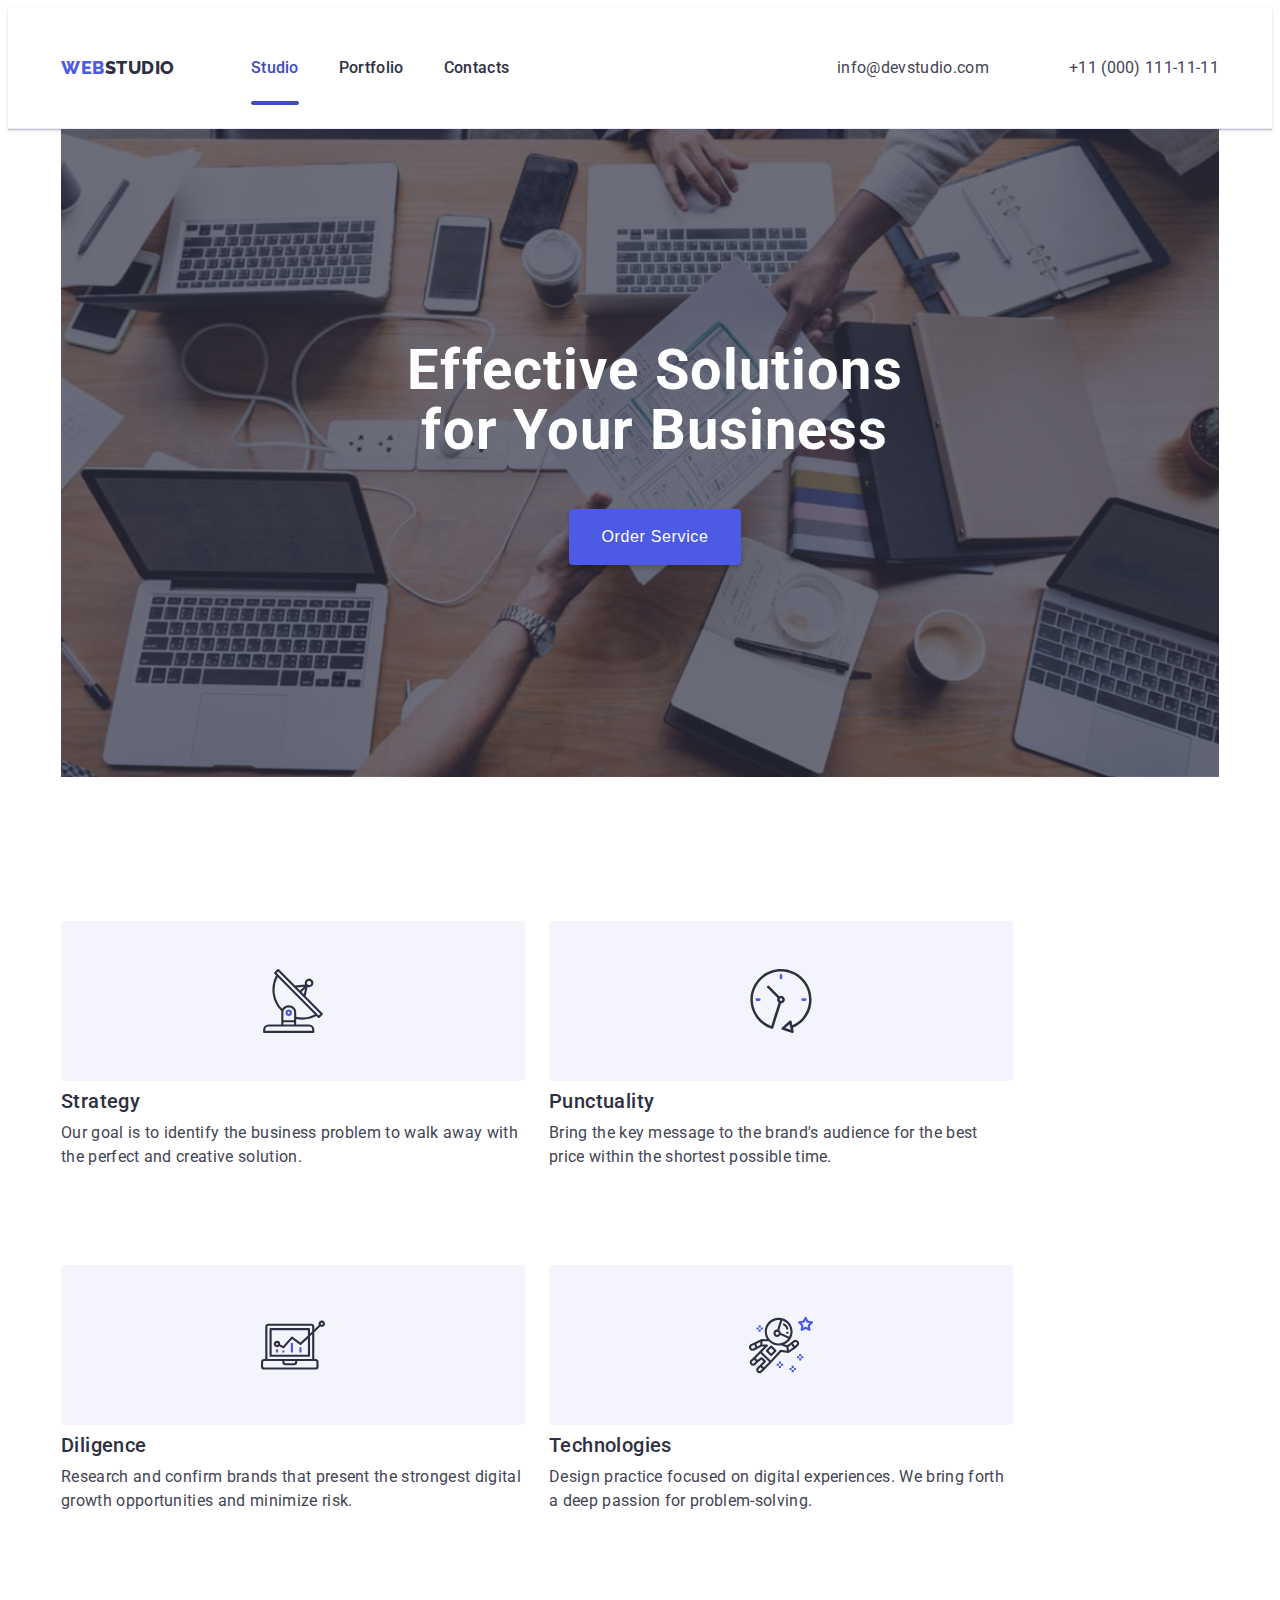
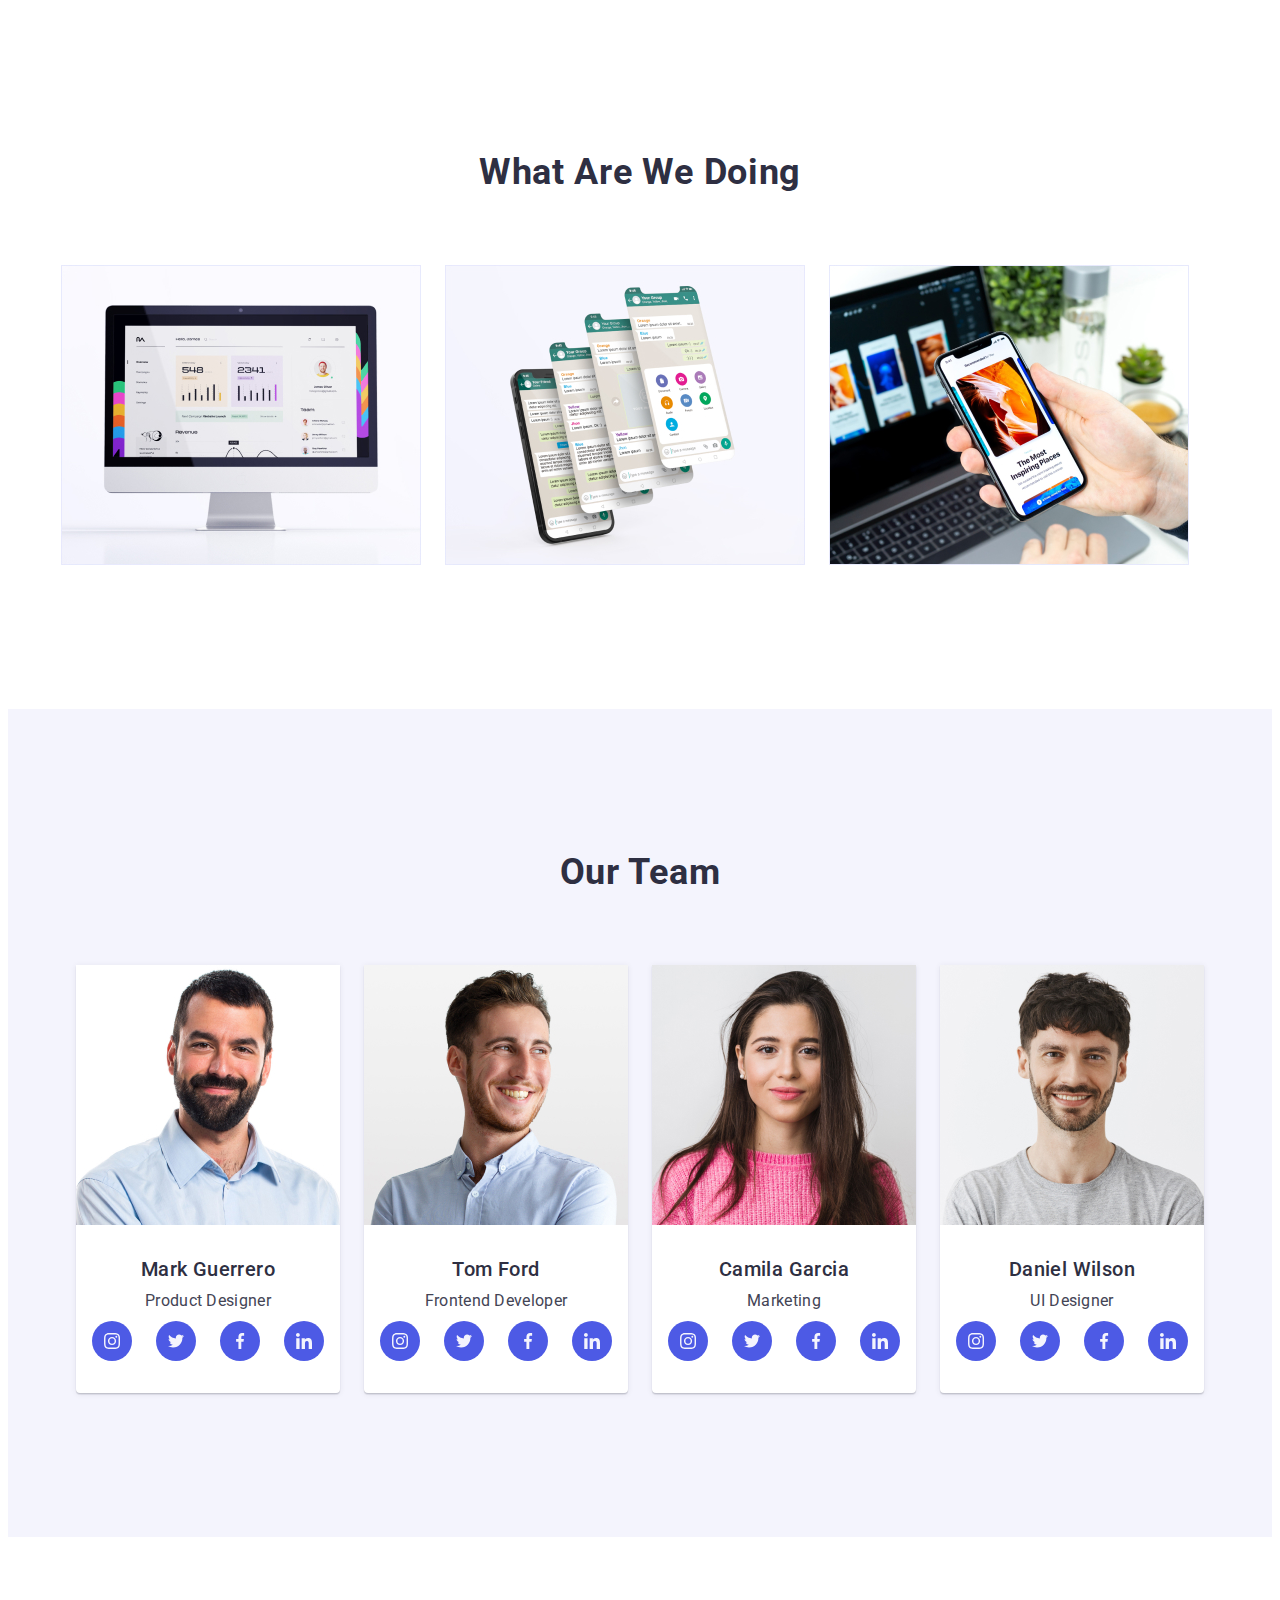
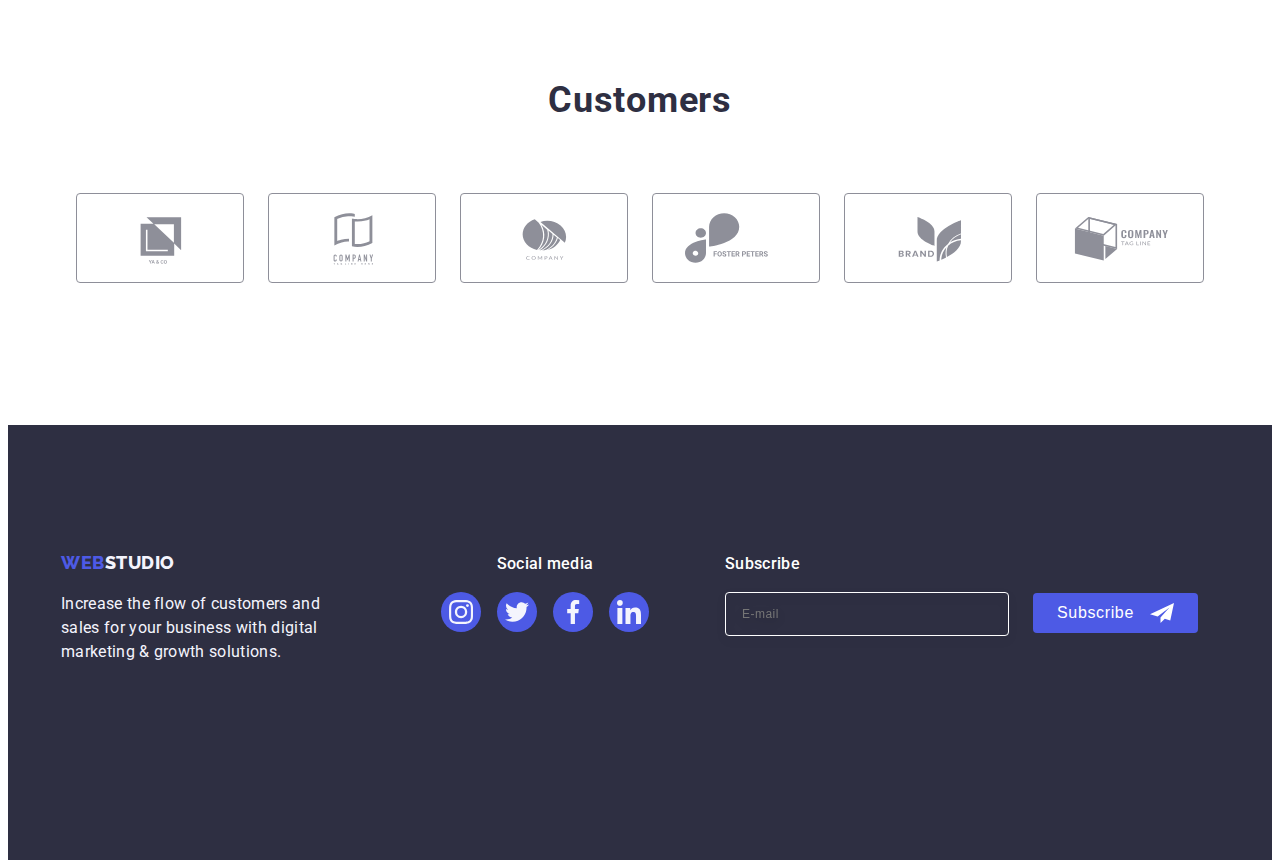
<file: index.html>
<!DOCTYPE html>
<html lang="en">
  <head>
    <meta charset="UTF-8" />
    <meta http-equiv="X-UA-Compatible" content="IE=edge" />
    <meta name="viewport" content="width=device-width, initial-scale=1.0" />
    <title>WebStudio</title>
    <link rel="preconnect" href="https://fonts.googleapis.com" />
    <link rel="preconnect" href="https://fonts.gstatic.com" crossorigin />
    <link
      href="https://fonts.googleapis.com/css2?family=Raleway:wght@800&family=Roboto:wght@400;500;700;900&display=swap"
      rel="stylesheet"
    />
    <link
      rel="stylesheet"
      href="https://cdnjs.cloudflare.com/ajax/libs/modern-normalize/2.0.0/modern-normalize.min.css"
      integrity="sha512-4xo8blKMVCiXpTaLzQSLSw3KFOVPWhm/TRtuPVc4WG6kUgjH6J03IBuG7JZPkcWMxJ5huwaBpOpnwYElP/m6wg=="
      crossorigin="anonymous"
      referrerpolicy="no-referrer"
    />
    <link rel="stylesheet" href="./css/reset.css" />
    <link rel="stylesheet" href="./css/mobile.css" />
    <link rel="stylesheet" href="./css/tablet.css" />
    <link rel="stylesheet" href="./css/desktop.css" />
    <link rel="stylesheet" href="./css/vars.css" />
    <link rel="stylesheet" href="./css/styles.css" />
  </head>
  <body>
    <!-- Header -->
    <header class="header-page">
      <div class="header-container container">
        <nav class="header-nav">
          <a class="logo-first-part-header link" href="./index.html"
            >Web<span class="logo-second-part-header">Studio</span></a
          >
          <ul class="header-menu list">
            <li class="header-menu-item">
              <a class="header-menu-link menu-link-active" href="./index.html"
                >Studio</a
              >
            </li>
            <li class="header-menu-item">
              <a class="header-menu-link link" href="./portfolio.html"
                >Portfolio</a
              >
            </li>
            <li class="header-menu-item">
              <a class="header-menu-link link" href="">Contacts</a>
            </li>
          </ul>
        </nav>
        <address class="address-nav">
          <ul class="address-list list">
            <li class="address-item">
              <a class="address-link link" href="mailto:info@devstudio.com"
                >info@devstudio.com</a
              >
            </li>
            <li class="address-item">
              <a class="address-link link" href="tel:+110001111111"
                >+11 (000) 111-11-11</a
              >
            </li>
          </ul>
        </address>
        <button class="header-btn" type="button" data-menu-open>
          <svg class="header-icon" width="32" height="22">
            <use href="./images/icons.svg#vector"></use>
          </svg>
        </button>
      </div>
    </header>
    <main>
      <!-- Hero -->
      <section class="hero-section">
        <div class="hero container">
          <h1 class="hero-title">Effective Solutions for Your Business</h1>
          <button class="order-button" type="button" data-modal-open>
            Order Service
          </button>
        </div>
      </section>
      <!--Our goals-->
      <section class="section-goals">
        <div class="container goals-container">
          <h2 class="visually-hidden"></h2>
          <ul class="goals-list list">
            <li class="goals-item">
              <div class="icon-goals">
                <svg class="icons" width="64" height="64">
                  <use href="./images/icons.svg#antenna"></use>
                </svg>
              </div>
              <h3 class="goals-title">Strategy</h3>
              <p class="goals-description">
                Our goal is to identify the business problem to walk away with
                the perfect and creative solution.
              </p>
            </li>
            <li class="goals-item">
              <div class="icon-goals">
                <svg class="icons" width="64" height="64">
                  <use href="./images/icons.svg#clock"></use>
                </svg>
              </div>
              <h3 class="goals-title">Punctuality</h3>
              <p class="goals-description">
                Bring the key message to the brand's audience for the best price
                within the shortest possible time.
              </p>
            </li>
            <li class="goals-item">
              <div class="icon-goals">
                <svg class="icons" width="64" height="64">
                  <use href="./images/icons.svg#diagram"></use>
                </svg>
              </div>
              <h3 class="goals-title">Diligence</h3>
              <p class="goals-description">
                Research and confirm brands that present the strongest digital
                growth opportunities and minimize risk.
              </p>
            </li>
            <li class="goals-item">
              <div class="icon-goals">
                <svg class="icons" width="64" height="64">
                  <use href="./images/icons.svg#astronaut"></use>
                </svg>
              </div>
              <h3 class="goals-title">Technologies</h3>
              <p class="goals-description">
                Design practice focused on digital experiences. We bring forth a
                deep passion for problem-solving.
              </p>
            </li>
          </ul>
        </div>
      </section>
      <!--Our Services-->
      <section class="services">
        <div class="container">
          <h2 class="services-title">What are we doing</h2>
          <ul class="services-list list">
            <li class="services-item">
              <img
                class="services-img list"
                src="./images/section2/section2_1.jpg"
                alt="web design"
                width="360"
                height="300"
              />
            </li>
            <li class="services-item">
              <img
                class="services-img list"
                src="./images/section2/section2_2.jpg"
                alt="design for applications"
                width="360"
                height="300"
              />
            </li>
            <li class="services-item">
              <img
                class="services-img list"
                src="./images/section2/section2_3.jpg"
                alt="web design for mobile phones"
                width="360"
                height="300"
              />
            </li>
          </ul>
        </div>
      </section>
      <!--Our Team-->
      <section class="team">
        <div class="container">
          <h2 class="team-title">Our Team</h2>
          <ul class="team-list list">
            <li class="team-item">
              <img
                class="team-photo"
                src="./images/section3/mark-guerrero.jpg"
                alt="Mark Guerrero"
                width="264"
                height="260"
              />
              <div class="employee">
                <h3 class="team-name">Mark Guerrero</h3>
                <p class="team-position">Product Designer</p>
                <ul class="social-list list">
                  <li class="social-item">
                    <a
                      class="social-link"
                      href="https://www.instagram.com/"
                      target="_blank"
                      rel="noopener no-referrer"
                      aria-label="Instagram icon"
                    >
                      <svg class="social-icons" width="16" height="16">
                        <use href="./images/icons.svg#instagram"></use>
                      </svg>
                    </a>
                  </li>
                  <li class="social-item">
                    <a
                      class="social-link"
                      href="https://twitter.com/"
                      target="_blank"
                      rel="noopener no-referrer"
                      aria-label="Instagram icon"
                    >
                      <svg class="social-icons" width="16" height="16">
                        <use href="./images/icons.svg#twitter"></use>
                      </svg>
                    </a>
                  </li>
                  <li class="social-item">
                    <a
                      class="social-link"
                      href="https://facebook.com"
                      target="_blank"
                      rel="noopener no-referrer"
                      aria-label="Instagram icon"
                    >
                      <svg class="social-icons" width="16" height="16">
                        <use href="./images/icons.svg#facebook"></use>
                      </svg>
                    </a>
                  </li>
                  <li class="social-item">
                    <a
                      class="social-link"
                      href="https://linkedin.com"
                      target="_blank"
                      rel="noopener no-referrer"
                      aria-label="Instagram icon"
                    >
                      <svg class="social-icons" width="16" height="16">
                        <use href="./images/icons.svg#linkedin"></use>
                      </svg>
                    </a>
                  </li>
                </ul>
              </div>
            </li>
            <li class="team-item">
              <img
                class="team-photo"
                src="./images/section3/tom-ford.jpg"
                alt="Tom Ford"
                width="264"
                height="260"
              />
              <div class="employee">
                <h3 class="team-name">Tom Ford</h3>
                <p class="team-position">Frontend Developer</p>
                <ul class="social-list list">
                  <li class="social-item">
                    <a
                      class="social-link"
                      href="https://www.instagram.com/"
                      target="_blank"
                      rel="noopener no-referrer"
                      aria-label="Instagram icon"
                    >
                      <svg class="social-icons" width="16" height="16">
                        <use href="./images/icons.svg#instagram"></use>
                      </svg>
                    </a>
                  </li>
                  <li class="social-item">
                    <a
                      class="social-link"
                      href="https://twitter.com/"
                      target="_blank"
                      rel="noopener no-referrer"
                      aria-label="Instagram icon"
                    >
                      <svg class="social-icons" width="16" height="16">
                        <use href="./images/icons.svg#twitter"></use>
                      </svg>
                    </a>
                  </li>
                  <li class="social-item">
                    <a
                      class="social-link"
                      href="https://facebook.com"
                      target="_blank"
                      rel="noopener no-referrer"
                      aria-label="Instagram icon"
                    >
                      <svg class="social-icons" width="16" height="16">
                        <use href="./images/icons.svg#facebook"></use>
                      </svg>
                    </a>
                  </li>
                  <li class="social-item">
                    <a
                      class="social-link"
                      href="https://linkedin.com"
                      target="_blank"
                      rel="noopener no-referrer"
                      aria-label="Instagram icon"
                    >
                      <svg class="social-icons" width="16" height="1x">
                        <use href="./images/icons.svg#linkedin"></use>
                      </svg>
                    </a>
                  </li>
                </ul>
              </div>
            </li>
            <li class="team-item">
              <img
                class="team-photo"
                src="./images/section3/camila-garcia.jpg"
                alt="Camila Garcia"
                width="264"
                height="260"
              />
              <div class="employee">
                <h3 class="team-name">Camila Garcia</h3>
                <p class="team-position">Marketing</p>
                <ul class="social-list list">
                  <li class="social-item">
                    <a
                      class="social-link"
                      href="https://www.instagram.com/"
                      target="_blank"
                      rel="noopener no-referrer"
                      aria-label="Instagram icon"
                    >
                      <svg class="social-icons" width="16" height="16">
                        <use href="./images/icons.svg#instagram"></use>
                      </svg>
                    </a>
                  </li>
                  <li class="social-item">
                    <a
                      class="social-link"
                      href="https://twitter.com/"
                      target="_blank"
                      rel="noopener no-referrer"
                      aria-label="Twitter icon"
                    >
                      <svg class="social-icons" width="16" height="16">
                        <use href="./images/icons.svg#twitter"></use>
                      </svg>
                    </a>
                  </li>
                  <li class="social-item">
                    <a
                      class="social-link"
                      href="https://facebook.com"
                      target="_blank"
                      rel="noopener no-referrer"
                      aria-label="Facebook icon"
                    >
                      <svg class="social-icons" width="16" height="16">
                        <use href="./images/icons.svg#facebook"></use>
                      </svg>
                    </a>
                  </li>
                  <li class="social-item">
                    <a
                      class="social-link"
                      href="https://linkedin.com"
                      target="_blank"
                      rel="noopener no-referrer"
                      aria-label="Linkedin icon"
                    >
                      <svg class="social-icons" width="16" height="16">
                        <use href="./images/icons.svg#linkedin"></use>
                      </svg>
                    </a>
                  </li>
                </ul>
              </div>
            </li>
            <li class="team-item">
              <img
                class="team-photo"
                src="./images/section3/daniel-wilson.jpg"
                alt="Daniel Wilson"
                width="264"
                height="260"
              />
              <div class="employee">
                <h3 class="team-name">Daniel Wilson</h3>
                <p class="team-position">UI Designer</p>
                <ul class="social-list list">
                  <li class="social-item">
                    <a
                      class="social-link"
                      href="https://www.instagram.com/"
                      target="_blank"
                      rel="noopener no-referrer"
                      aria-label="Instagram icon"
                    >
                      <svg class="social-icons" width="16" height="16">
                        <use href="./images/icons.svg#instagram"></use>
                      </svg>
                    </a>
                  </li>
                  <li class="social-item">
                    <a
                      class="social-link"
                      href="https://twitter.com/"
                      target="_blank"
                      rel="noopener no-referrer"
                      aria-label="Instagram icon"
                    >
                      <svg class="social-icons" width="16" height="16">
                        <use href="./images/icons.svg#twitter"></use>
                      </svg>
                    </a>
                  </li>
                  <li class="social-item">
                    <a
                      class="social-link"
                      href="https://facebook.com"
                      target="_blank"
                      rel="noopener no-referrer"
                      aria-label="Instagram icon"
                    >
                      <svg class="social-icons" width="16" height="16">
                        <use href="./images/icons.svg#facebook"></use>
                      </svg>
                    </a>
                  </li>
                  <li class="social-item">
                    <a
                      class="social-link"
                      href="https://linkedin.com"
                      target="_blank"
                      rel="noopener no-referrer"
                      aria-label="Instagram icon"
                    >
                      <svg class="social-icons" width="16" height="16">
                        <use href="./images/icons.svg#linkedin"></use>
                      </svg>
                    </a>
                  </li>
                </ul>
              </div>
            </li>
          </ul>
        </div>
      </section>
      <!-- Customers -->
      <section class="customers-section">
        <div class="customers container">
          <h2 class="customers-title">Customers</h2>
          <ul class="customers-list list">
            <li class="customers-item">
              <a class="customers-link" href="">
                <svg class="clients mobile" width="104" height="56">
                  <use href="./images/icons.svg#client1"></use>
                </svg>
              </a>
            </li>
            <li class="customers-item">
              <a class="customers-link" href="">
                <svg class="clients mobile" width="104" height="56">
                  <use href="./images/icons.svg#client2"></use>
                </svg>
              </a>
            </li>
            <li class="customers-item">
              <a class="customers-link" href="">
                <svg class="clients mobile" width="104" height="56">
                  <use href="./images/icons.svg#client3"></use>
                </svg>
              </a>
            </li>
            <li class="customers-item">
              <a class="customers-link" href="">
                <svg class="clients mobile" width="104" height="56">
                  <use href="./images/icons.svg#client4"></use>
                </svg>
              </a>
            </li>
            <li class="customers-item">
              <a class="customers-link" href="">
                <svg class="clients mobile" width="104" height="56">
                  <use href="./images/icons.svg#client5"></use>
                </svg>
              </a>
            </li>
            <li class="customers-item">
              <a class="customers-link" href="">
                <svg class="clients mobile" width="104" height="56">
                  <use href="./images/icons.svg#client6"></use>
                </svg>
              </a>
            </li>
          </ul>
        </div>
      </section>
    </main>
    <!-- Footer -->
    <footer class="footer">
      <div class="footer-section container">
        <div class="footer-logo-side">
          <a class="logo-first-part-footer link" href="./index.html"
            >Web<span class="logo-second-part-footer">Studio</span></a
          >
          <p class="footer-description">
            Increase the flow of customers and sales for your business with
            digital marketing & growth solutions.
          </p>
        </div>
        <div class="footer-socials">
          <p class="social-text">Social media</p>
          <ul class="footer-social-list list">
            <li class="social-item">
              <a
                class="footer-social"
                href="https://www.instagram.com/"
                target="_blank"
                rel="noopener no-referrer"
                aria-label="Instagram icon"
              >
                <svg class="social-icons" width="24" height="24">
                  <use href="./images/icons.svg#instagram"></use>
                </svg>
              </a>
            </li>
            <li class="social-item">
              <a
                class="footer-social"
                href="https://twitter.com/"
                target="_blank"
                rel="noopener no-referrer"
                aria-label="Twitter icon"
              >
                <svg class="social-icons" width="24" height="24">
                  <use href="./images/icons.svg#twitter"></use>
                </svg>
              </a>
            </li>
            <li class="social-item">
              <a
                class="footer-social"
                href="https://facebook.com"
                target="_blank"
                rel="noopener no-referrer"
                aria-label="Facebook icon"
              >
                <svg class="social-icons" width="24" height="24">
                  <use href="./images/icons.svg#facebook"></use>
                </svg>
              </a>
            </li>
            <li class="social-item">
              <a
                class="footer-social"
                href="https://linkedin.com"
                target="_blank"
                rel="noopener no-referrer"
                aria-label="Linkedin icon"
              >
                <svg class="social-icons" width="24" height="24">
                  <use href="./images/icons.svg#linkedin"></use>
                </svg>
              </a>
            </li>
          </ul>
        </div>

        <div class="footer-subs">
          <p class="footer-subs-caption">Subscribe</p>
          <form class="footer-subs-form">
            <label class="footer-subs-label" for="email">
              <input
                class="footer-subs-input"
                type="email"
                id="email"
                name="email"
                placeholder="E-mail"
                required
              />
            </label>
            <button type="submit" class="footer-subs-button">
              Subscribe
              <svg class="footer-subs-icon" width="24" height="24">
                <use href="./images/icons.svg#subs-icon"></use>
              </svg>
            </button>
          </form>
        </div>
      </div>
    </footer>

    <div class="backdrop is-hidden" data-modal>
      <div class="modal">
        <button class="close-button" type="button" data-modal-close>
          <svg
            class="close-icon"
            width="8"
            height="8"
            aria-label="Close button"
          >
            <use href="./images/icons.svg#close-button"></use>
          </svg>
        </button>
        <p class="modal-caption">
          Leave your contacts and we will call you back
        </p>
        <form class="modal-form">
          <div class="modal-list">
            <label class="modal-tag" for="user-name">Name</label>
            <div class="modal-form-field">
              <input
                type="text"
                id="user-name"
                name="user-name"
                class="modal-input"
                placeholder="James Din"
                required
              />
              <svg class="modal-form-icon" width="18" height="24">
                <use href="./images/icons.svg#user"></use>
              </svg>
            </div>
          </div>
          <div class="modal-list">
            <label class="modal-tag" for="register_form_tel">Phone</label>
            <div class="modal-form-field">
              <input
                type="tel"
                id="register_form_tel"
                name="egister_form_tel"
                class="modal-input"
                placeholder="+380-(93)-555-55-55"
                required
              />
              <svg class="modal-form-icon" width="18" height="24">
                <use href="./images/icons.svg#phone"></use>
              </svg>
            </div>
          </div>
          <div class="modal-list">
            <label class="modal-tag" for="register_form_email">Email</label>
            <div class="modal-form-field">
              <input
                type="email"
                id="register_form_email"
                name="register_form_email"
                class="modal-input"
                placeholder="info@ukr.net"
                required
              />
              <svg class="modal-form-icon" width="18" height="24">
                <use href="./images/icons.svg#email"></use>
              </svg>
            </div>
          </div>
          <div class="modal-comment-box">
            <label class="modal-tag" for="user-comment">Comment</label>
            <textarea
              id="user-comment"
              class="modal-comment"
              name="user-comment"
              rows="5"
              placeholder="Text input"
            ></textarea>
          </div>
          <div class="modal-form-checkbox">
            <input
              class="modal-form-agreement visually-hidden"
              value="true"
              id="user-privacy"
              name="user-privacy"
              type="checkbox"
            />
            <label class="modal-form-agreement-label" for="user-privacy">
              <span class="modal-form-agreement-text">
                <svg class="user-privacy-svg" width="10" height="8">
                  <use href="./images/icons.svg#checked"></use>
                </svg>
              </span>
              I accept the terms and conditions of the
              <a class="modal-privacy-link" href="">Privacy Policy</a>
            </label>
          </div>
          <button type="submit" class="btn-send">Send</button>
        </form>
      </div>
    </div>

    <div class="modal-menu is-open" data-menu>
      <button class="menu-btn-close" data-menu-close>
        <svg class="close-icon" width="8" height="8" aria-label="Close button">
          <use href="./images/icons.svg#close-button"></use>
        </svg>
      </button>
      <ul class="modal-menu-list list">
        <li class="modal-menu-item">
          <a class="modal-menu-link" href="./index.html">Studio</a>
        </li>
        <li class="modal-menu-item">
          <a class="modal-menu-link" href="./portfolio.html">Portfolio</a>
        </li>
        <li class="modal-menu-item">
          <a class="modal-menu-link" href="#">Contacts</a>
        </li>
      </ul>
      <ul class="modal-menu-link-list list">
        <li class="modal-menu-link-item">
          <a class="modal-menu-link-tel" href="tel:+110001111111"
            >+11 (000) 111-11-11</a
          >
        </li>
        <li class="modal-menu-link-item">
          <a class="modal-menu-link-mail" href="mailto:info@devstudio.com"
            >info@devstudio.com</a
          >
        </li>
      </ul>
      <ul class="modal-social-list list">
        <li class="modal-social-item">
          <a
            class="modal-social-link"
            href="https://www.instagram.com/"
            target="_blank"
            rel="noopener no-referrer"
            aria-label="Instagram icon"
          >
            <svg class="modal-social-icons" width="24" height="24">
              <use href="./images/icons.svg#instagram"></use>
            </svg>
          </a>
        </li>
        <li class="modal-social-item">
          <a
            class="modal-social-link"
            href="https://twitter.com/"
            target="_blank"
            rel="noopener no-referrer"
            aria-label="Instagram icon"
          >
            <svg class="modal-social-icons" width="24" height="24">
              <use href="./images/icons.svg#twitter"></use>
            </svg>
          </a>
        </li>
        <li class="modal-social-item">
          <a
            class="modal-social-link"
            href="https://facebook.com"
            target="_blank"
            rel="noopener no-referrer"
            aria-label="Instagram icon"
          >
            <svg class="modal-social-icons" width="24" height="24">
              <use href="./images/icons.svg#facebook"></use>
            </svg>
          </a>
        </li>
        <li class="modal-social-item">
          <a
            class="modal-social-link"
            href="https://linkedin.com"
            target="_blank"
            rel="noopener no-referrer"
            aria-label="Instagram icon"
          >
            <svg class="modal-social-icons" width="24" height="24">
              <use href="./images/icons.svg#linkedin"></use>
            </svg>
          </a>
        </li>
      </ul>
    </div>
    <script src="./js/modal.js" type="module"></script>
    <script src="./js/menu.js" type="module"></script>
  </body>
</html>
</file>
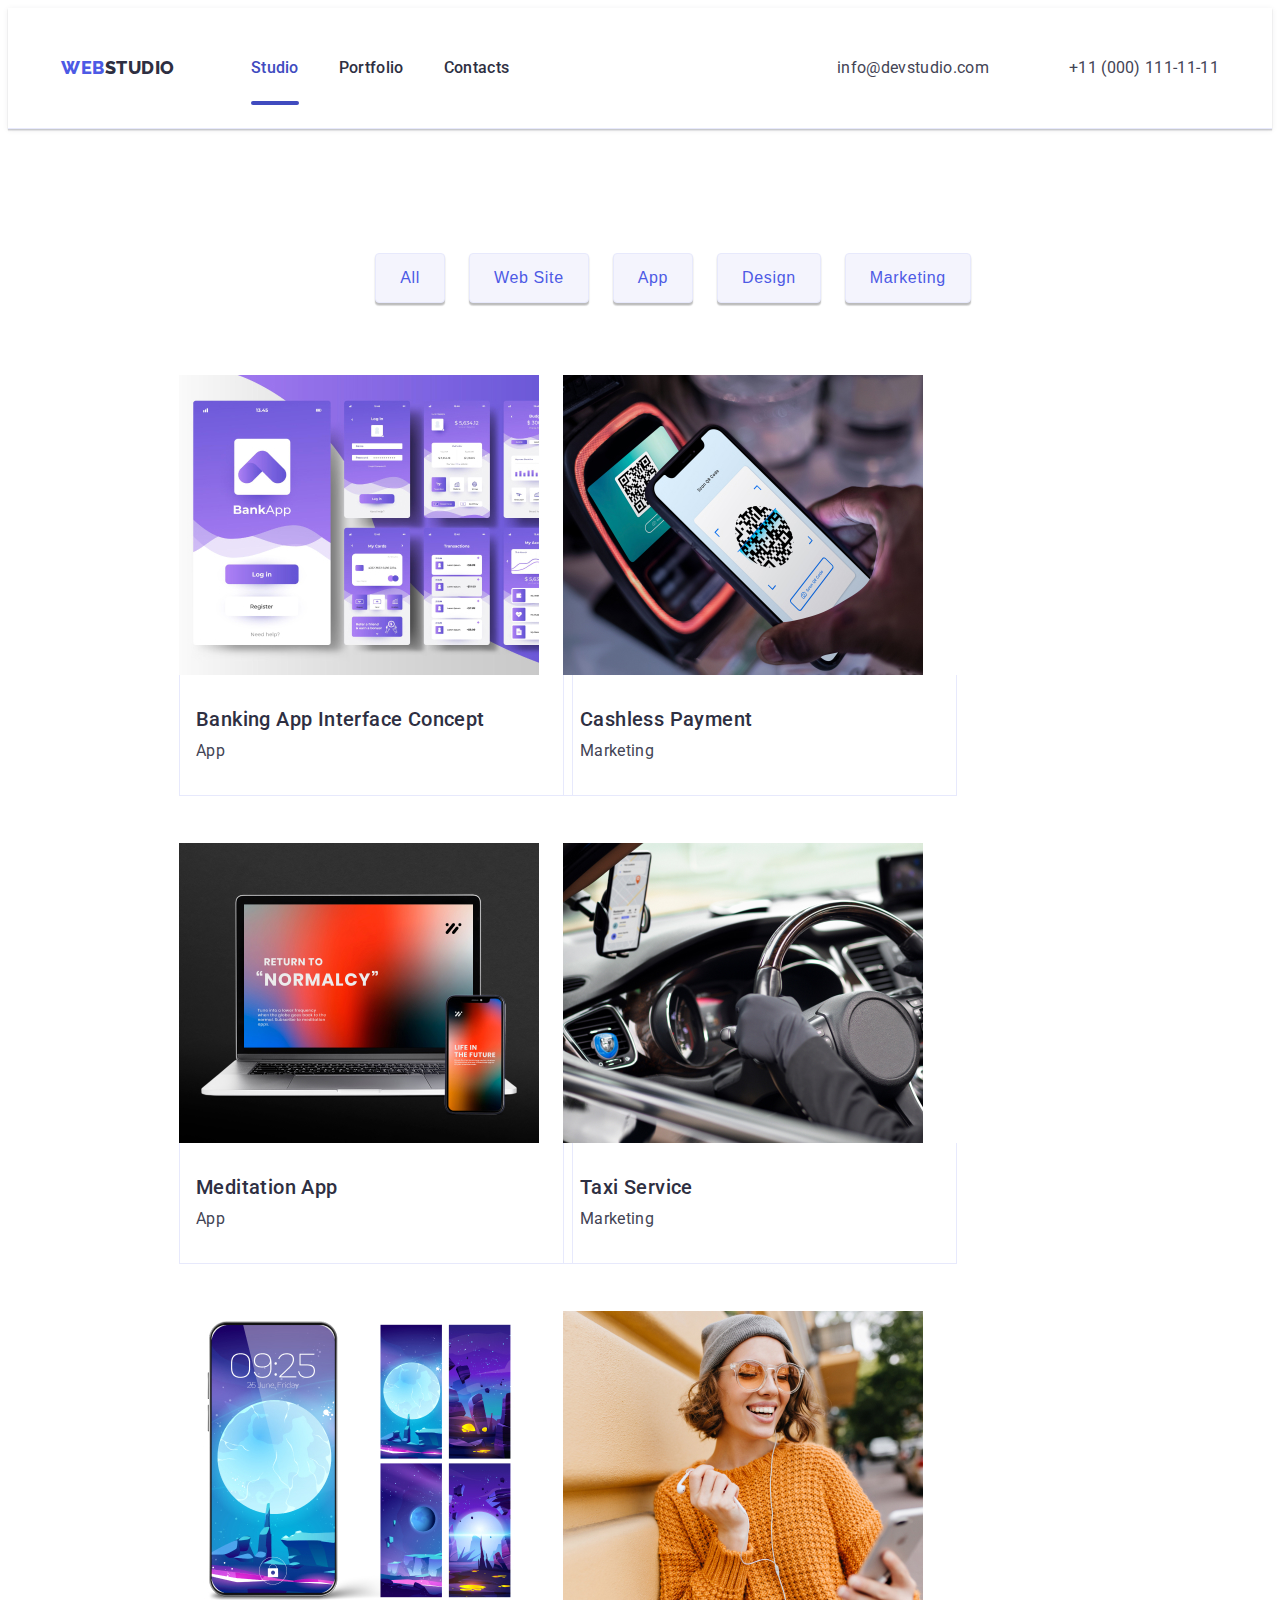
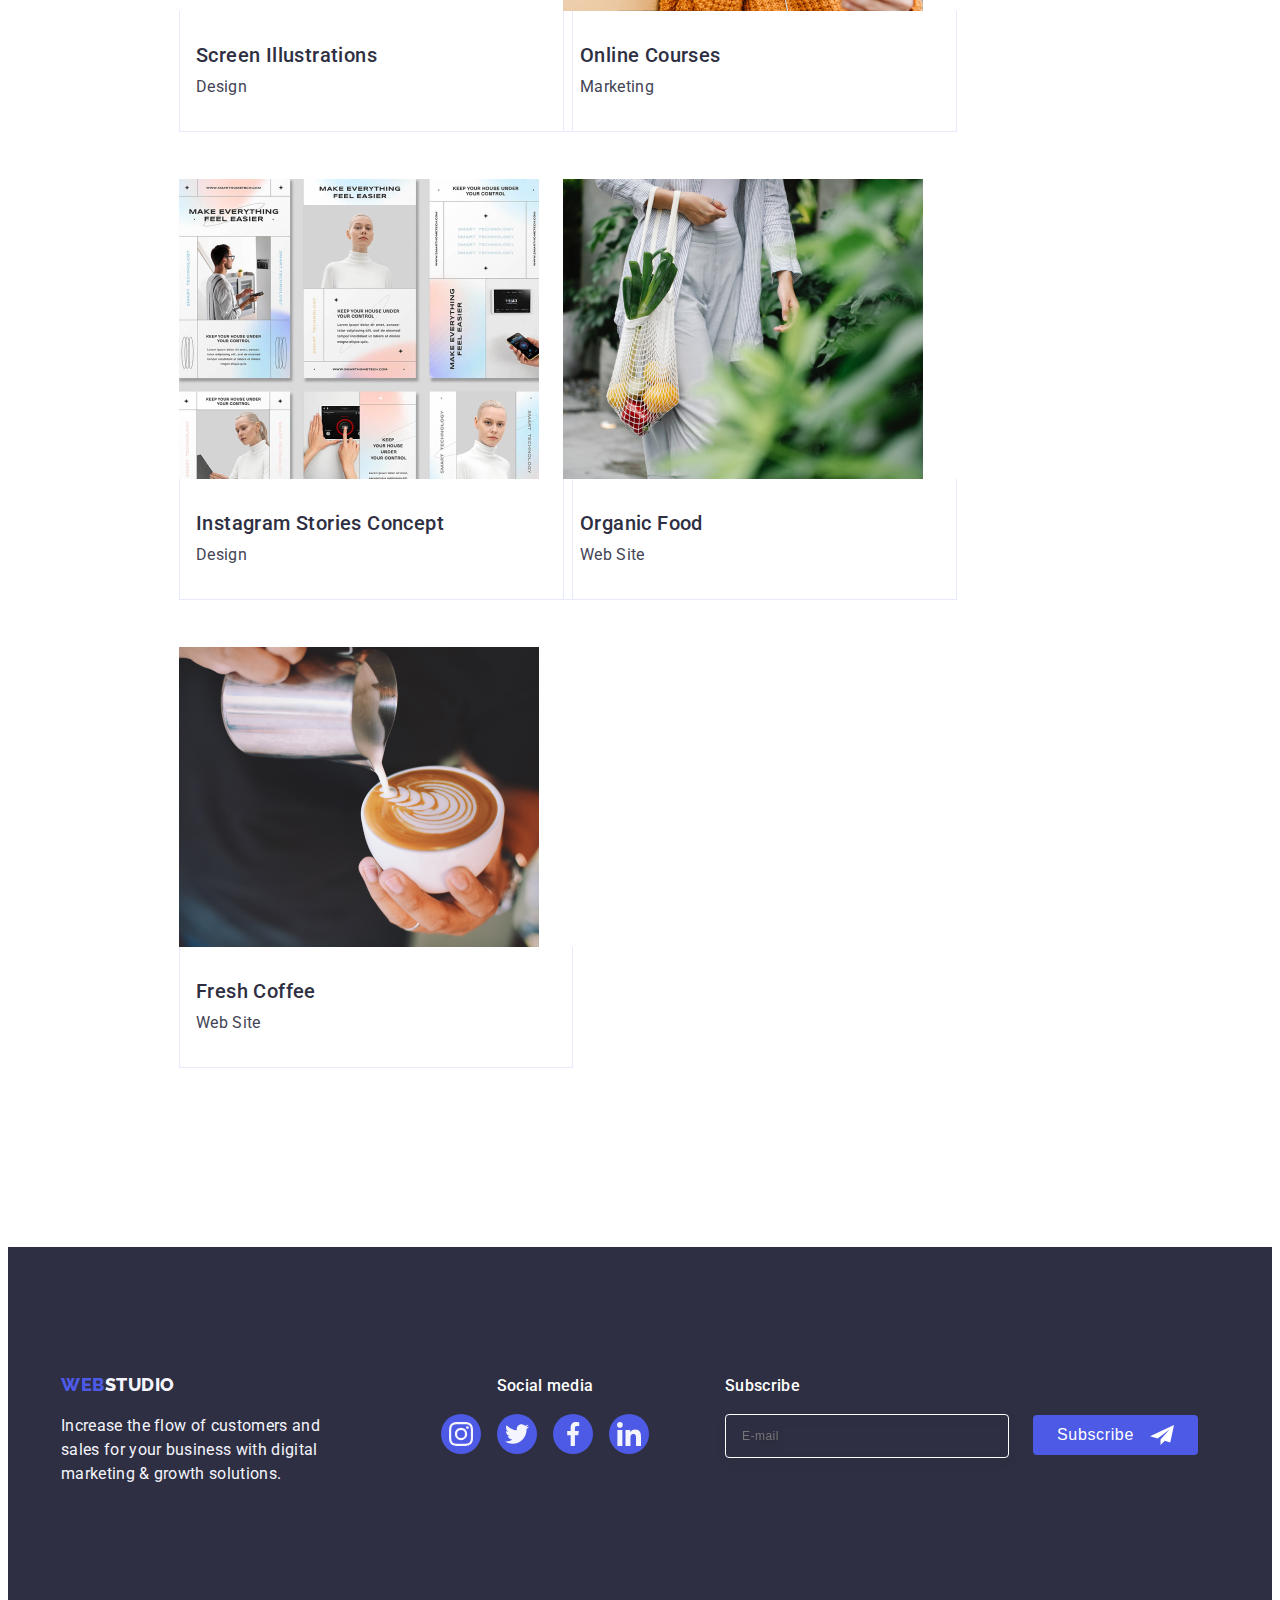
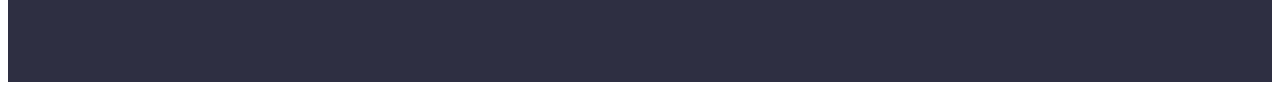
<file: portfolio.html>
<!DOCTYPE html>
<html lang="en">
  <head>
    <meta charset="UTF-8" />
    <meta http-equiv="X-UA-Compatible" content="IE=edge" />
    <meta name="viewport" content="width=device-width, initial-scale=1.0" />
    <title>Portfolio</title>
    <link rel="preconnect" href="https://fonts.googleapis.com" />
    <link rel="preconnect" href="https://fonts.gstatic.com" crossorigin />
    <link
      href="https://fonts.googleapis.com/css2?family=Raleway:wght@800&family=Roboto:wght@400;500;700;900&display=swap"
      rel="stylesheet"
    />
    <link
      rel="stylesheet"
      href="https://cdnjs.cloudflare.com/ajax/libs/modern-normalize/2.0.0/modern-normalize.min.css"
      integrity="sha512-4xo8blKMVCiXpTaLzQSLSw3KFOVPWhm/TRtuPVc4WG6kUgjH6J03IBuG7JZPkcWMxJ5huwaBpOpnwYElP/m6wg=="
      crossorigin="anonymous"
      referrerpolicy="no-referrer"
    />
    <link rel="stylesheet" href="./css/reset.css" />
    <link rel="stylesheet" href="./css/mobile.css" />
    <link rel="stylesheet" href="./css/tablet.css" />
    <link rel="stylesheet" href="./css/desktop.css" />
    <link rel="stylesheet" href="./css/vars.css" />
    <link rel="stylesheet" href="./css/styles.css" />
  </head>
  <body>
    <!-- Header -->
    <header class="header-page">
      <div class="header-container container">
        <nav class="header-nav">
          <a class="logo-first-part-header link" href="./index.html"
            >Web<span class="logo-second-part-header">Studio</span></a
          >
          <ul class="header-menu list">
            <li class="header-menu-item">
              <a class="header-menu-link menu-link-active" href="./index.html"
                >Studio</a
              >
            </li>
            <li class="header-menu-item">
              <a class="header-menu-link link" href="./portfolio.html"
                >Portfolio</a
              >
            </li>
            <li class="header-menu-item">
              <a class="header-menu-link link" href="">Contacts</a>
            </li>
          </ul>
        </nav>
        <address class="address-nav">
          <ul class="address-list list">
            <li class="address-item">
              <a class="address-link link" href="mailto:info@devstudio.com"
                >info@devstudio.com</a
              >
            </li>
            <li class="address-item">
              <a class="address-link link" href="tel:+110001111111"
                >+11 (000) 111-11-11</a
              >
            </li>
          </ul>
        </address>
        <button class="header-btn" type="button" data-menu-open>
          <svg class="header-icon" width="32" height="22">
            <use href="./images/icons.svg#vector"></use>
          </svg>
        </button>
      </div>
    </header>
    <main>
      <section class="section-portfolio">
        <div class="container">
          <h1 class="visually-hidden">portfolio</h1>

          <!-- Filter buttons -->

          <ul class="filter-list list">
            <li class="filter-item" id="#all">
              <button class="filter-button" type="button">All</button>
            </li>
            <li class="filter-item" id="#website">
              <button class="filter-button" type="button">Web Site</button>
            </li>
            <li class="filter-item" id="#app">
              <button class="filter-button" type="button">App</button>
            </li>
            <li class="filter-item" id="#design">
              <button class="filter-button" type="button">Design</button>
            </li>
            <li class="filter-item" id="#marketing">
              <button class="filter-button" type="button">Marketing</button>
            </li>
          </ul>
          <!-- Images group 1 -->
          <ul class="portfolio-job-list list">
            <li class="portfolio-item link">
              <a class="portfolio-links link" href="">
                <div class="overlay">
                  <img
                    class="images-group"
                    src="./images/portfolio/image_group_1/1.jpg"
                    alt="screenshots on mobile phone of banking app"
                    width="360"
                    height="300"
                  />
                  <p class="overlay-text">
                    14 Stylish and User-Friendly App Design Concepts · Task
                    Manager App · Calorie Tracker App · Exotic Fruit Ecommerce
                    App · Cloud Storage App
                  </p>
                </div>
                <div class="portfolio-block">
                  <h2 class="portfolio-list-head">
                    Banking App Interface Concept
                  </h2>
                  <p class="portfolio-list-description">App</p>
                </div>
              </a>
            </li>
            <li class="portfolio-item link">
              <a class="portfolio-links link" href="">
                <div class="overlay">
                  <img
                    class="images-group"
                    src="./images/portfolio/image_group_1/2.jpg"
                    alt="man paying with mobile by qr-code"
                    width="360"
                    height="300"
                  />

                  <p class="overlay-text">
                    14 Stylish and User-Friendly App Design Concepts · Task
                    Manager App · Calorie Tracker App · Exotic Fruit Ecommerce
                    App · Cloud Storage App
                  </p>
                </div>
                <div class="portfolio-block">
                  <h2 class="portfolio-list-head">Cashless Payment</h2>
                  <p class="portfolio-list-description">Marketing</p>
                </div>
              </a>
            </li>
            <li class="portfolio-item link">
              <a class="portfolio-links link" href="">
                <div class="overlay">
                  <img
                    class="images-group"
                    src="./images/portfolio/image_group_1/3.jpg"
                    alt="mobile phone and lapton showing app"
                    width="360"
                    height="300"
                  />

                  <p class="overlay-text">
                    14 Stylish and User-Friendly App Design Concepts · Task
                    Manager App · Calorie Tracker App · Exotic Fruit Ecommerce
                    App · Cloud Storage App
                  </p>
                </div>
                <div class="portfolio-block">
                  <h2 class="portfolio-list-head">Meditation App</h2>
                  <p class="portfolio-list-description">App</p>
                </div>
              </a>
            </li>

            <!-- Images group 2 -->
            <li class="portfolio-item link">
              <a class="portfolio-links link" href="">
                <div class="overlay">
                  <img
                    class="images-group"
                    src="./images/portfolio/image_group_2/1.jpg"
                    alt="man driving a car"
                    width="360"
                    height="300"
                  />

                  <p class="overlay-text">
                    14 Stylish and User-Friendly App Design Concepts · Task
                    Manager App · Calorie Tracker App · Exotic Fruit Ecommerce
                    App · Cloud Storage App
                  </p>
                </div>
                <div class="portfolio-block">
                  <h2 class="portfolio-list-head">Taxi Service</h2>
                  <p class="portfolio-list-description">Marketing</p>
                </div>
              </a>
            </li>
            <li class="portfolio-item link">
              <a class="portfolio-links link" href="">
                <div class="overlay">
                  <img
                    class="images-group"
                    src="./images/portfolio/image_group_2/2.jpg"
                    alt="phone with different Illustrations"
                    width="360"
                    height="300"
                  />

                  <p class="overlay-text">
                    14 Stylish and User-Friendly App Design Concepts · Task
                    Manager App · Calorie Tracker App · Exotic Fruit Ecommerce
                    App · Cloud Storage App
                  </p>
                </div>
                <div class="portfolio-block">
                  <h2 class="portfolio-list-head">Screen Illustrations</h2>
                  <p class="portfolio-list-description">Design</p>
                </div>
              </a>
            </li>
            <li class="portfolio-item link">
              <a class="portfolio-links link" href="">
                <div class="overlay">
                  <img
                    class="images-group"
                    src="./images/portfolio/image_group_2/3.jpg"
                    alt="girl listening music and smiling"
                    width="360"
                    height="300"
                  />

                  <p class="overlay-text">
                    14 Stylish and User-Friendly App Design Concepts · Task
                    Manager App · Calorie Tracker App · Exotic Fruit Ecommerce
                    App · Cloud Storage App
                  </p>
                </div>
                <div class="portfolio-block">
                  <h2 class="portfolio-list-head">Online Courses</h2>
                  <p class="portfolio-list-description">Marketing</p>
                </div>
              </a>
            </li>
            <!-- Images group 3 -->

            <li class="portfolio-item link">
              <a class="portfolio-links link" href="">
                <div class="overlay">
                  <img
                    class="images-group"
                    src="./images/portfolio/image_group_3/1.jpg"
                    alt="screenshots from applications"
                    width="360"
                    height="300"
                  />

                  <p class="overlay-text">
                    14 Stylish and User-Friendly App Design Concepts · Task
                    Manager App · Calorie Tracker App · Exotic Fruit Ecommerce
                    App · Cloud Storage App
                  </p>
                </div>
                <div class="portfolio-block">
                  <h2 class="portfolio-list-head">Instagram Stories Concept</h2>
                  <p class="portfolio-list-description">Design</p>
                </div>
              </a>
            </li>
            <li class="portfolio-item link">
              <a class="portfolio-links link" href="">
                <div class="overlay">
                  <img
                    class="images-group"
                    src="./images/portfolio/image_group_3/2.jpg"
                    alt="woman with veggies and fruits"
                    width="360"
                    height="300"
                  />

                  <p class="overlay-text">
                    14 Stylish and User-Friendly App Design Concepts · Task
                    Manager App · Calorie Tracker App · Exotic Fruit Ecommerce
                    App · Cloud Storage App
                  </p>
                </div>
                <div class="portfolio-block">
                  <h2 class="portfolio-list-head">Organic Food</h2>
                  <p class="portfolio-list-description">Web Site</p>
                </div>
              </a>
            </li>
            <li class="portfolio-item link">
              <a class="portfolio-links link" href="">
                <div class="overlay">
                  <img
                    class="images-group"
                    src="./images/portfolio/image_group_3/3.jpg"
                    alt="man making coffee"
                    width="360"
                    height="300"
                  />

                  <p class="overlay-text">
                    14 Stylish and User-Friendly App Design Concepts · Task
                    Manager App · Calorie Tracker App · Exotic Fruit Ecommerce
                    App · Cloud Storage App
                  </p>
                </div>
                <div class="portfolio-block">
                  <h2 class="portfolio-list-head">Fresh Coffee</h2>
                  <p class="portfolio-list-description">Web Site</p>
                </div>
              </a>
            </li>
          </ul>
        </div>
      </section>
    </main>
    <footer class="footer">
      <div class="footer-section container">
        <div class="footer-logo-side">
          <a class="logo-first-part-footer link" href="./index.html"
            >Web<span class="logo-second-part-footer">Studio</span></a
          >
          <p class="footer-description">
            Increase the flow of customers and sales for your business with
            digital marketing & growth solutions.
          </p>
        </div>
        <div class="footer-socials">
          <p class="social-text">Social media</p>
          <ul class="footer-social-list list">
            <li class="social-item">
              <a
                class="footer-social"
                href="https://www.instagram.com/"
                target="_blank"
                rel="noopener no-referrer"
                aria-label="Instagram icon"
              >
                <svg class="social-icons" width="24" height="24">
                  <use href="./images/icons.svg#instagram"></use>
                </svg>
              </a>
            </li>
            <li class="social-item">
              <a
                class="footer-social"
                href="https://twitter.com/"
                target="_blank"
                rel="noopener no-referrer"
                aria-label="Twitter icon"
              >
                <svg class="social-icons" width="24" height="24">
                  <use href="./images/icons.svg#twitter"></use>
                </svg>
              </a>
            </li>
            <li class="social-item">
              <a
                class="footer-social"
                href="https://facebook.com"
                target="_blank"
                rel="noopener no-referrer"
                aria-label="Facebook icon"
              >
                <svg class="social-icons" width="24" height="24">
                  <use href="./images/icons.svg#facebook"></use>
                </svg>
              </a>
            </li>
            <li class="social-item">
              <a
                class="footer-social"
                href="https://linkedin.com"
                target="_blank"
                rel="noopener no-referrer"
                aria-label="Linkedin icon"
              >
                <svg class="social-icons" width="24" height="24">
                  <use href="./images/icons.svg#linkedin"></use>
                </svg>
              </a>
            </li>
          </ul>
        </div>
        <div class="footer-subs">
          <p class="footer-subs-caption">Subscribe</p>
          <form class="footer-subs-form">
            <label class="footer-subs-label" for="email">
              <input
                class="footer-subs-input"
                type="email"
                id="email"
                name="email"
                placeholder="E-mail"
                required
              />
            </label>
            <button type="submit" class="footer-subs-button">
              Subscribe
              <svg class="footer-subs-icon" width="24" height="24">
                <use href="./images/icons.svg#subs-icon"></use>
              </svg>
            </button>
          </form>
        </div>
      </div>
    </footer>

    <div class="modal-menu is-open" data-menu>
      <button class="menu-btn-close" data-menu-close>
        <svg class="close-icon" width="8" height="8" aria-label="Close button">
          <use href="./images/icons.svg#close-button"></use>
        </svg>
      </button>
      <ul class="modal-menu-list list">
        <li class="modal-menu-item">
          <a class="modal-menu-link" href="./index.html">Studio</a>
        </li>
        <li class="modal-menu-item">
          <a class="modal-menu-link" href="./portfolio.html">Portfolio</a>
        </li>
        <li class="modal-menu-item">
          <a class="modal-menu-link" href="#">Contacts</a>
        </li>
      </ul>
      <ul class="modal-menu-link-list list">
        <li class="modal-menu-link-item">
          <a class="modal-menu-link-tel" href="tel:+110001111111"
            >+11 (000) 111-11-11</a
          >
        </li>
        <li class="modal-menu-link-item">
          <a class="modal-menu-link-mail" href="mailto:info@devstudio.com"
            >info@devstudio.com</a
          >
        </li>
      </ul>
      <ul class="modal-social-list list">
        <li class="modal-social-item">
          <a
            class="modal-social-link"
            href="https://www.instagram.com/"
            target="_blank"
            rel="noopener no-referrer"
            aria-label="Instagram icon"
          >
            <svg class="modal-social-icons" width="24" height="24">
              <use href="./images/icons.svg#instagram"></use>
            </svg>
          </a>
        </li>
        <li class="modal-social-item">
          <a
            class="modal-social-link"
            href="https://twitter.com/"
            target="_blank"
            rel="noopener no-referrer"
            aria-label="Instagram icon"
          >
            <svg class="modal-social-icons" width="24" height="24">
              <use href="./images/icons.svg#twitter"></use>
            </svg>
          </a>
        </li>
        <li class="modal-social-item">
          <a
            class="modal-social-link"
            href="https://facebook.com"
            target="_blank"
            rel="noopener no-referrer"
            aria-label="Instagram icon"
          >
            <svg class="modal-social-icons" width="24" height="24">
              <use href="./images/icons.svg#facebook"></use>
            </svg>
          </a>
        </li>
        <li class="modal-social-item">
          <a
            class="modal-social-link"
            href="https://linkedin.com"
            target="_blank"
            rel="noopener no-referrer"
            aria-label="Instagram icon"
          >
            <svg class="modal-social-icons" width="24" height="24">
              <use href="./images/icons.svg#linkedin"></use>
            </svg>
          </a>
        </li>
      </ul>
    </div>

    <script src="./js/menu.js"></script>
  </body>
</html>
</file>
<file: css/mobile.css>
.container {
  margin: 0 auto;
  padding-left: 15px;
  padding-right: 15px;
  padding-top: 24px;
  padding-bottom: 24px;
  width: 100%;
}
/**
  |============================
  | Header
  |============================
*/
.logo-first-part-header {
  margin-right: 76px;
  padding-top: 25.5px;
  padding-bottom: 25.5px;

  font-family: var(--font-logo);
  font-weight: 800;
  font-size: 18px;
  line-height: 1.17;
  letter-spacing: 0.03em;
  text-transform: uppercase;
  color: var(--button-color);
}
.logo-second-part-header {
  font-family: var(--font-logo);
  font-weight: 800;
  font-size: 18px;
  line-height: 1.17;
  letter-spacing: 0.03em;
  text-transform: uppercase;
  color: var(--primary-cl);
}
.header-container {
  display: flex;
  align-items: center;
  width: 428px;
  height: 70px;
}
.header-nav {
  display: inline-block;
}
.header-menu {
  display: none;
}
.header-menu-item {
  position: relative;

  align-items: center;
  justify-content: center;
}
.header-menu-link {
  position: relative;

  display: block;
  padding-top: 24px;
  padding-bottom: 24px;

  font-style: normal;
  font-weight: 500;
  font-size: 16px;
  line-height: 1.5;
  letter-spacing: 0.02em;
  color: var(--primary-cl);
  transition: color 250ms cubic-bezier(0.4, 0, 0.2, 1);
}
.header-menu-link:hover,
.header-menu-link:focus {
  color: var(--accent-color);
}
.menu-link-active {
  color: var(--accent-color);
}
.menu-link-active::after {
  content: '';

  position: absolute;
  bottom: -1px;
  left: 0;
  display: block;

  width: 100%;
  height: 4px;
  border-radius: 2px;
  background-color: var(--accent-color);
  transition: color 250ms cubic-bezier(0.4, 0, 0.2, 1);
}
.header-btn {
  display: block;
  border: none;
  margin-left: auto;
  align-items: center;
  background-color: transparent;
}
.is-open {
  pointer-events: none;
  opacity: 0;
  visibility: hidden;
}
.is-hidden {
  pointer-events: none;
  opacity: 0;
  visibility: hidden;
}
.modal-menu {
  position: fixed;
  min-width: 100%;
  min-height: 796px;
  top: 0;
  left: 0;
  padding-top: 80px;
  padding-right: 35px;
  padding-bottom: 40px;
  padding-left: 40px;

  background-color: var(--white-cl);
}
.menu-btn-close {
  display: block;
  border: none;
  background-color: transparent;
}
.menu-btn-close {
  position: absolute;
  right: 24px;
  top: 24px;

  display: flex;
  justify-content: center;
  align-items: center;
  padding: 0;
  width: 24px;
  height: 24px;
  border-radius: 50%;
  cursor: pointer;

  border: 1px solid rgba(0, 0, 0, 0.1);
  background: var(--cornflower);
  transition: background-color 250ms cubic-bezier(0.4, 0, 0.2, 1),
    border 250ms cubic-bezier(0.4, 0, 0.2, 1);
}
.menu-btn-close:hover,
.menu-btn-close:focus {
  border: none;
  background-color: var(--accent-color);
}
.modal-menu-list {
  display: flex;
  flex-direction: column;
  gap: 40px;
  margin-bottom: 284px;
}
.modal-menu-link {
  font-family: 'Roboto', sans-serif;
  font-size: 36px;
  font-weight: 700;
  line-height: 1.1;
  letter-spacing: 0.02em;
  text-transform: capitalize;

  color: var(--primary-cl);
  transition: color 250ms cubic-bezier(0.4, 0, 0.2, 1);
}
.modal-menu-link-list {
  display: flex;
  flex-direction: column;

  gap: 40px;
  margin-bottom: 48px;
}
.modal-menu-link-tel {
  font-size: 36px;
  font-weight: 700;
  line-height: 1.1;
  letter-spacing: 0.02em;
  text-transform: capitalize;

  color: var(--button-color);
  transition: color 250ms cubic-bezier(0.4, 0, 0.2, 1);
}
.modal-menu-link-mail {
  font-size: 20px;
  font-weight: 500;
  line-height: 1.2;
  letter-spacing: 0.02em;

  color: var(--descriptions);
}
.modal-social-list {
  display: flex;
  justify-content: space-around;
  gap: 24px;
}
.modal-social-link {
  display: flex;
  justify-content: center;
  align-items: center;
  width: 40px;
  height: 40px;

  background-color: var(--button-color);
  border-radius: 50%;

  transition: background-color 250ms cubic-bezier(0.4, 0, 0.2, 1);
}
.social-link:hover,
.social-link:focus {
  background-color: var(--accent-color);

  transform: translateY(0);
  transition-duration: 250ms;
  transition-timing-function: cubic-bezier(0.4, 0, 0.2, 1);
}
.modal-social-icons {
  color: currentColor;
  fill: var(--light-cl);
}
/* --------------------Address--------------------- */
address {
  font-style: normal;
}
.address-nav {
  margin-left: auto;
}
.address-list {
  display: none;
}
.address-link {
  padding-top: 24px;
  padding-bottom: 24px;
  font-style: normal;
  list-style: none;
  font-weight: 400;
  font-size: 16px;
  line-height: 1.5;
  letter-spacing: 0.02em;
  color: #434455;

  transition: color 250ms cubic-bezier(0.4, 0, 0.2, 1);
}
.address-link:hover,
.address-link:focus {
  color: var(--accent-color);

  transform: translateY(0);
  transition-duration: 250ms;
  transition-timing-function: cubic-bezier(0.4, 0, 0.2, 1);
}
/**
  |============================
  | HERo
  |============================
*/
.hero-section {
  max-width: 428px;
  max-width: 432px;
  padding: 112px 0;
  margin: 0 auto;

  background-image: var(--main-gradient), url('../images/hero-bg.jpg');
  background-repeat: no-repeat;

  background-position: center;
  background-size: cover;

  background-color: var(--primary-cl);
  text-align: center;
}

.hero-title {
  align-items: center;
  max-width: 320px;
  margin: auto;
  margin-bottom: 72px;

  font-weight: 700;
  font-size: 36px;
  line-height: 1.11;
  letter-spacing: 0.02em;

  color: var(--white-cl);
}
.order-button {
  display: block;
  margin: auto;
  border: none;
  min-width: 169px;
  height: 56px;
  padding: 16px 32px;
  border-radius: 4px;
  box-shadow: 0px 4px 4px 0px rgba(0, 0, 0, 0.15);

  font-size: 16px;
  font-weight: 500;
  letter-spacing: 0.04em;
  line-height: 1.5;
  color: #ffffff;
  background: var(--button-color);
  cursor: pointer;

  transition: background-color 250ms cubic-bezier(0.4, 0, 0.2, 1);
}
.order-button:hover,
.order-button:focus {
  background-color: var(--accent-color);

  transform: translateY(0);
  transition-duration: 250ms;
  transition-timing-function: cubic-bezier(0.4, 0, 0.2, 1);
}

/**
  |============================
  | OUR GOALS
  |============================
*/
.section-goals {
  padding: 96px 0;
}
.goals-list {
  display: flex;
  flex-wrap: wrap;
  gap: 24px;
}
.goals-item {
  margin-bottom: 72px;
  flex-basis: 100%;
}
.icons {
  display: none;
}
.goals-title {
  margin-bottom: 8px;
  text-align: center;
  font-size: 36px;
  font-weight: 700;
  line-height: 1.1;
  letter-spacing: 0.02em;
  text-transform: capitalize;

  color: var(--primary-cl);
  transition: color 250ms cubic-bezier(0.4, 0, 0.2, 1);
}
.goals-description {
  margin-top: 0;
  margin-bottom: 0;

  font-weight: 500;
  font-size: 16px;
  line-height: 1.5;
  letter-spacing: 0.02em;
  color: var(--descriptions);
}
/**
  |============================
  | OUR SERVICES
  |============================
*/
.services {
  display: none;
}
/**
  |============================
  | OUR TEAM
  |============================
*/
.team {
  background-color: var(--light-cl);
  padding: 96px 0;
}
.team-title {
  margin-top: 0;
  margin-bottom: 72px;

  font-weight: 700;
  font-size: 36px;
  line-height: 1.11;
  letter-spacing: 0.02em;
  text-transform: capitalize;
  text-align: center;
  color: var(--primary-cl);
}
.team-list {
  display: flex;
  flex-wrap: wrap;
  align-items: center;
  justify-content: center;
}
.team-item {
  box-shadow: var(--team-shadow);

  border-radius: 0px 0px 4px 4px;

  background-color: var(--white-cl);
}
.team-item:nth-child(4n) {
  margin-right: 0;
}
.employee {
  padding: 32px 16px;
}
.team-name {
  margin-bottom: 8px;
  font-weight: 500;
  font-size: 20px;
  line-height: 1.2;
  letter-spacing: 0.02em;
  color: var(--primary-cl);
}
.team-position {
  margin-top: 0;
  margin-bottom: 8px;
  font-weight: 400;
  font-size: 16px;
  line-height: 1.5;
  letter-spacing: 0.02em;
  color: var(--descriptions);
}
.social-list {
  display: flex;
  justify-content: center;
  gap: 24px;
}
.social-link {
  display: flex;
  justify-content: center;
  align-items: center;
  width: 40px;
  height: 40px;

  background-color: var(--button-color);
  border-radius: 50%;

  transition: background-color 250ms cubic-bezier(0.4, 0, 0.2, 1);
}
.social-link:hover,
.social-link:focus {
  background-color: var(--accent-color);

  transform: translateY(0);
  transition-duration: 250ms;
  transition-timing-function: cubic-bezier(0.4, 0, 0.2, 1);
}
.social-icons {
  color: currentColor;
  fill: var(--light-cl);
}
/**
  |============================
  | Customers
  |============================
*/
.customers-section {
  padding: 96px 0;
  text-align: center;
}
.customers-title {
  margin-top: 0;
  margin-bottom: 72px;

  font-weight: 700;
  font-size: 36px;
  line-height: 1.11;
  letter-spacing: 0.02em;
  text-transform: capitalize;
  text-align: center;
  color: var(--primary-cl);
}
.customers-list {
  display: flex;
  flex-wrap: wrap;
  justify-content: center;
  align-items: center;
  row-gap: 72px;
  column-gap: 16px;
}
.customers-item {
  max-width: 190px;
  max-height: 88px;
  flex-basis: calc((100% - 16px) / 2);
}

.customers-link {
  display: flex;
  align-items: center;
  justify-content: center;
  padding: 16px 40px 16px 40px;

  max-width: 100%;
  max-height: 100%;

  color: var(--grey-cl);
  border-radius: 4px;
  border: 1px solid var(--grey-cl);

  transition: border-color 250ms cubic-bezier(0.4, 0, 0.2, 1),
    color 250ms cubic-bezier(0.4, 0, 0.2, 1);
}
.customers-link:hover,
.customers-link:focus {
  border-color: var(--accent-color);
  color: var(--accent-color);

  transform: translateY(0);
  transition-duration: 250ms;
  transition-timing-function: cubic-bezier(0.4, 0, 0.2, 1);
}
.clients {
  fill: currentColor;
}
.mobile {
  width: 110px;
  height: 56px;
}
/**
  |============W================
  | FOOTER
  |============================
*/
.footer {
  text-align: center;
  padding: 97.5px 0;

  background-color: #2e2f42;
}
.footer-section {
  display: flex;
  flex-wrap: wrap;
  align-items: center;
  justify-content: center;
}

.footer-logo-side {
  margin: 0 auto;
}
.logo-first-part-footer {
  display: inline-block;
  padding-top: 0;
  padding-bottom: 0;
  margin-bottom: 16px;

  font-family: var(--font-logo);
  font-weight: 800;
  font-size: 18px;
  line-height: 1.17;
  letter-spacing: 0.03em;
  text-transform: uppercase;
  color: var(--button-color);
}
.logo-second-part-footer {
  padding-top: 0;
  padding-bottom: 0;

  font-family: var(--font-logo);
  font-weight: 800;
  font-size: 18px;
  line-height: 1.5;
  letter-spacing: 0.03em;
  text-transform: uppercase;
  color: var(--light-cl);
}
.footer-description {
  display: block;
  flex-direction: column;
  width: 268px;
  margin-bottom: 72px;

  font-weight: 400;
  font-size: 16px;
  line-height: 1.5;
  letter-spacing: 0.02em;
  color: var(--light-cl);
}

.footer-socials {
  display: flex;
  align-items: center;
  flex-direction: column;
  justify-content: baseline;
  margin-bottom: 72px;
  max-width: 200px;
  max-height: 80px;
}
.social-text {
  display: block;
  margin-bottom: 16px;

  color: var(--white-cl);

  font-size: 16px;
  font-weight: 500;
  line-height: 1.5;
  letter-spacing: 0.02em;
}
.footer-social-list {
  display: flex;
  gap: 16px;
}
.footer-social {
  display: flex;
  justify-content: center;
  align-items: center;
  width: 40px;
  height: 40px;

  background-color: var(--button-color);
  border-radius: 50%;

  transition: background-color 250ms cubic-bezier(0.4, 0, 0.2, 1);
}

.footer-social:hover,
.footer-social:focus {
  background-color: var(--bg-socials);

  transform: translateY(0);
  transition-duration: 250ms;
  transition-timing-function: cubic-bezier(0.4, 0, 0.2, 1);
}
.footer-subs-caption {
  margin-bottom: 16px;

  font-size: 16px;
  font-weight: 500;
  line-height: 1.5;
  letter-spacing: 0.02em;
  color: var(--white-cl);
}
.footer-subs-form {
  display: flex;
  align-items: center;
  justify-content: center;
  flex-wrap: wrap;
  gap: 24px;
}
.footer-subs-label {
  display: flex;
  gap: 24px;
}
.footer-subs-input {
  width: 396px;
  height: 40px;
  padding-left: 16px;

  font-size: 12px;
  font-weight: 400;
  line-height: 1.5;
  letter-spacing: 0.04em;
  color: var(--white-cl);

  outline: transparent;
  background-color: transparent;
  border-radius: 4px;
  border: 1px solid var(--white-cl);
  filter: drop-shadow(0px 4px 4px rgba(0, 0, 0, 0.15));
}
.footer-subs-button {
  display: flex;
  justify-content: center;
  align-items: center;

  min-width: 165px;
  min-height: 40px;
  padding: 8px 24px;
  border-radius: 4px;
  cursor: pointer;
  border: none;

  font-size: 16px;
  font-weight: 500;
  line-height: 1.5;
  letter-spacing: 0.04em;
  color: #fff;
  background-color: var(--button-color);
}
.footer-subs-button:hover,
.footer-subs-button:focus {
  background-color: var(--bg-socials);
}
.footer-subs-icon {
  margin-left: 16px;
}
/**
  |===========================================================================
  | PORTFOLIO
  |===========================================================================
*/
.header-portfolio {
  border-bottom: 1px solid var(--cornflower);
  box-shadow: var(--page-box-shadow);
}
.section-portfolio {
  padding: 48px 16px;
}
.filter-list {
  display: flex;
  flex-wrap: wrap;
  column-gap: 24px;
  row-gap: 16px;

  margin-bottom: 48px;
}
.filter-item:nth-child(5n) {
  margin-right: 0;
}
.filter-button {
  padding: 12px 24px;

  border-radius: 4px;
  box-shadow: var(--filter-box-shadow);
  border: 1px solid var(--cornflower);

  font-weight: 500;
  font-size: 16px;
  line-height: 1.5;
  letter-spacing: 0.04em;
  cursor: pointer;

  color: var(--button-color);
  background-color: var(--light-cl);

  transition: color 250ms cubic-bezier(0.4, 0, 0.2, 1),
    background-color 250ms cubic-bezier(0.4, 0, 0.2, 1),
    border-color 250ms cubic-bezier(0.4, 0, 0.2, 1),
    box-shadow 250ms cubic-bezier(0.4, 0, 0.2, 1);
}
.filter-button:focus,
.filter-button:hover {
  border: 1px solid transparent;
  background-color: var(--accent-color);
  color: var(--white-cl);
  transform: translateY(0);
  transition-duration: 250ms;
  transition-timing-function: cubic-bezier(0.4, 0, 0.2, 1);
}
.portfolio-job-list {
  display: flex;
  flex-wrap: wrap;
  gap: 24px;
}
.portfolio-item {
  max-width: 396px;
  max-height: 400px;
  width: 100%;
}
.portfolio-item:nth-child(3n) {
  margin-right: 0;
}
.portfolio-item:hover,
.portfolio-item:focus {
  transform: translateY(0%);
}
.portfolio-item:hover,
.portfolio-item:focus {
  box-shadow: var(--team-shadow);
}
/* Overlay text */

.overlay {
  position: relative;
  overflow: hidden;
  top: 0;
  left: 0;

  display: flex;
  width: 360px;
  height: 300px;
  transition: transform 250ms;
}
.overlay-text {
  position: absolute;
  width: 296px;
  top: 0;
  padding: 40px 32px;
  width: 100%;
  height: 100%;

  font-size: 16px;
  font-weight: 400;
  line-height: 1.5;
  letter-spacing: 0.02em;
  color: var(--light-cl);
  background-color: var(--button-color);

  transform: translateY(100%);
  transition: transform 250ms cubic-bezier(0.4, 0, 0.2, 1);
}
.portfolio-links {
  display: block;

  transition: box-shadow 250ms cubic-bezier(0.4, 0, 0.2, 1);
}
.portfolio-links:hover .overlay-text,
.portfolio-links:focus .overlay-text {
  transform: translateY(0%);
}
.portfolio-block {
  min-width: 356px;
  padding: 32px 16px;
  border: 1px solid var(--cornflower);
  border-top: none;
}
.portfolio-list-head {
  margin-bottom: 8px;

  font-weight: 500;
  font-size: 20px;
  line-height: 1.2;
  letter-spacing: 0.02em;
  color: var(--primary-cl);
  text-decoration: none;
}
.portfolio-list-description {
  font-size: 16px;
  line-height: 1.5;
  letter-spacing: 0.02em;
  color: var(--descriptions);
  text-decoration: none;
}
/**
  |============================
  | MODAL PAGE
  |============================
*/
.backdrop {
  position: fixed;
  top: 0;
  left: 0;

  width: 100%;
  height: 100%;

  background: rgba(46, 47, 66, 0.4);

  transition: opacity 250ms cubic-bezier(0.4, 0, 0.2, 1),
    visibility 250ms cubic-bezier(0.4, 0, 0.2, 1);
}
.is-open {
  visibility: hidden;
  opacity: 0;
  pointer-events: none;
}
.modal {
  position: absolute;
  width: 408px;
  min-height: 584px;
  padding: 72px 24px 24px 24px;

  top: 50%;
  left: 50%;

  transform: translate(-50%, -50%);
  transition: transform 250ms cubic-bezier(0.4, 0, 0.2, 1);

  border-radius: 4px;
  background-color: var(--modal-bg);

  box-shadow: 0px 2px 1px 0px rgba(0, 0, 0, 0.2),
    0px 1px 3px 0px rgba(0, 0, 0, 0.12), 0px 1px 1px 0px rgba(0, 0, 0, 0.14);
}
.close-button {
  position: absolute;
  right: 24px;
  top: 24px;

  display: flex;
  justify-content: center;
  align-items: center;
  padding: 0;
  width: 24px;
  height: 24px;
  border-radius: 50%;
  cursor: pointer;

  border: 1px solid rgba(0, 0, 0, 0.1);
  background: var(--cornflower);
  transition: background-color 250ms cubic-bezier(0.4, 0, 0.2, 1),
    border 250ms cubic-bezier(0.4, 0, 0.2, 1);
}
.close-button:hover,
.close-button:focus {
  border: none;
  background-color: var(--accent-color);
}
.close-icon {
  transition: fill 250ms cubic-bezier(0.4, 0, 0.2, 1);
}
.close-button:hover .close-icon,
.close-buttoon:focus .close-icon {
  fill: var(--white-cl);
}
.modal-caption {
  display: block;
  margin-bottom: 16px;

  font-weight: 500;
  font-size: 16px;
  line-height: 1.5;
  text-align: center;
  letter-spacing: 0.02em;
  color: var(--primary-cl);
}
.modal-form {
  margin-bottom: 16px;
}
.modal-list {
  margin-bottom: 8px;
}
.modal-item {
  margin-bottom: 4px;
}
.modal-label {
}
.modal-input {
  display: block;
  width: 100%;
  height: 40px;
  border-radius: 4px;
  padding-left: 38px;

  outline: transparent;
  background-color: transparent;
  border: 1px solid rgba(46, 47, 66, 0.4);

  transition: border-color 250ms cubic-bezier(0.4, 0, 0.2, 1);
}
.modal-input:focus {
  border-color: var(--button-color);
}
.modal-tag {
  display: block;
  margin-bottom: 4px;

  font-size: 12px;
  font-weight: 400;
  line-height: 1.17;
  letter-spacing: 0.04em;
  color: var(--grey-cl);
}
.modal-form-field {
  position: relative;
  margin-bottom: 8px;
}
.modal-form-icon {
  position: absolute;
  top: 50%;
  left: 16px;
  transform: translateY(-50%);
  transition: fill 250ms cubic-bezier(0.4, 0, 0.2, 1);
}
.modal-input:focus + .modal-form-icon {
  fill: var(--button-color);
}
.modal-comment-box {
  margin-bottom: 16px;
}
.modal-comment {
  display: block;
  width: 100%;
  height: 120px;
  border-radius: 4px;
  resize: none;

  padding: 8px 16px;
  font-size: 12px;
  line-height: 1.17;
  letter-spacing: 0.04em;
  color: rgba(46, 47, 66, 0.4);

  outline: transparent;
  background-color: transparent;
  border: 1px solid rgba(46, 47, 66, 0.4);
  transition: border-color 250ms cubic-bezier(0.4, 0, 0.2, 1);
}
.modal-comment:focus {
  border-color: var(--button-color);
}
.modal-form-checkbox {
  margin-bottom: 24px;
}
.modal-form-agreement {
  appearance: none;
  width: 16px;
  height: 16px;

  border-radius: 2px;
  border: 1px solid rgba(46, 47, 66, 0.4);
}
.modal-form-agreement-label {
  font-size: 12px;
  line-height: 1.17;
  letter-spacing: 0.04em;
  color: var(--grey-cl);
}
.modal-form-agreement-text {
  display: inline-flex;
  align-items: center;
  justify-content: center;
  margin-right: 8px;

  width: 16px;
  height: 16px;
  fill: transparent;
  border-radius: 2px;
  border: 1px solid rgba(46, 47, 66, 0.4);

  transition: background-color 250ms cubic-bezier(0.4, 0, 0.2, 1),
    border 250ms cubic-bezier(0.4, 0, 0.2, 1),
    fill 250ms cubic-bezier(0.4, 0, 0.2, 1);
}
.modal-form-agreement:checked
  + .modal-form-agreement-label
  .modal-form-agreement-text {
  background-color: var(--accent-color);
  border: none;
  fill: var(--light-cl);
}
.modal-privacy-link {
  color: var(--button-color);
}
.btn-send {
  display: block;
  margin: 0 auto;
  min-width: 169px;
  height: 56px;
  font-size: 16px;
  font-weight: 500;
  line-height: 1.5;
  letter-spacing: 0.04em;
  color: var(--white-cl);

  cursor: pointer;
  background-color: var(--button-color);
  border: none;
  border-radius: 4px;
  transition: background-color 250ms cubic-bezier(0.4, 0, 0.2, 1);
}
</file>
<file: css/tablet.css>
@media only screen and (min-width: 768px) {
  .container {
    max-width: 768px;
  }

  /**
    |============================
    | HEADER
    |============================
  */
  .header-page {
    border-bottom: 1px solid var(--cornflower);
    box-shadow: var(--page-box-shadow);
  }
  .header-container {
    width: 768px;
    height: 72px;
  }
  .header-nav {
    display: flex;
    align-items: center;
  }
  .header-menu {
    display: flex;
    gap: 40px;
  }
  .header-btn {
    display: none;
  }
  .modal-menu {
    display: none;
  }
  /* --------------------Address--------------------- */
  .address-nav {
    margin-left: auto;
  }
  .address-list {
    display: block;
    margin-left: auto;
    gap: 12px;
  }
  .address-item + .address-item {
    margin-left: auto;
  }
  /**
  |============================
  | HERo
  |============================
*/
  .hero-section {
    max-width: 768px;
    max-height: 436px;
    padding: 112px 0;
  }
  .hero-title {
    align-items: center;
    max-width: 496px;
    margin-bottom: 36px;

    font-weight: 700;
    font-size: 56px;
    line-height: 1.07;
  }

  /**
  |============================
  | OUR GOALS
  |============================
*/

  .goals-list {
    flex-wrap: wrap;
    gap: 24px;
  }
  .goals-title {
    text-align: start;
  }
  .goals-item {
    flex-basis: calc((100% - 24px) / 2);
  }
  /**
  |============================
  | OUR TEAM
  |============================
*/
  .team-list {
    display: flex;
    text-align: center;
    justify-content: center;
    gap: 24px;
  }
  /**
  |============================
  | Customers
  |============================
*/
  .customers-list {
    display: flex;
    justify-content: center;
    align-items: center;
    row-gap: 72px;
    column-gap: 24px;
  }
  .customers-item {
    max-width: 168px;
    max-height: 88px;

    flex-basis: calc((100% - 48px) / 3);
  }

  .customers-link {
    padding: 16px 32px 16px 32px;
  }
  .mobile {
    width: 104px;
    height: 56px;
  }
  /**
  |============W================
  | FOOTER
  |============================
*/
  .footer {
    padding-left: 108px;
    text-align: start;
    background-color: #2e2f42;
  }
  .footer-section {
    justify-content: flex-start;
    align-items: baseline;
  }
  .footer-logo-side {
    margin-left: 0;
  }
  .footer-description {
    width: 264px;
  }
  .footer-socials {
    margin-right: 80px;

    max-width: 200px;
    max-height: 80px;
  }
  .footer-subs-form {
    align-items: baseline;
    justify-content: flex-start;
  }
  .footer-subs-input {
    width: 264px;
  }

  /**
  |===========================================================================
  | PORTFOLIO
  |===========================================================================
*/
  .section-portfolio {
    padding-top: 64px;
    padding-bottom: 96px;
  }

  .filter-list {
    margin-bottom: 72px;
    gap: 24px;
  }
  .portfolio-job-list {
    column-gap: 24px;
    row-gap: 72px;
  }
  .portfolio-item {
    max-width: 356px;
    max-height: 420px;
    width: calc((100% - 24px) / 2);
  }
  .portfolio-block {
  }
}
</file>
<file: css/desktop.css>
@media only screen and (min-width: 1158px) {
  .container {
    max-width: 1158px;
  }

  /**
    |============================
    | HEADER
    |============================
  */
  .header-container {
    width: 1158px;
    height: 72px;
  }
  .header-menu {
    display: flex;
    gap: 40px;
  }

  /* --------------------Address--------------------- */

  .address-list {
    display: flex;
    margin-left: auto;
    gap: 40px;
  }
  .address-item + .address-item {
    margin-left: 40px;
  }
  /**
  |============================
  | HERo
  |============================
*/
  .hero-section {
    max-width: 1158px;
    max-height: 600px;
    padding: 188px 0;
  }
  .hero-title {
    margin-bottom: 48px;
  }

  /**
  |============================
  | OUR GOALS
  |============================
*/

  .section-goals {
    padding: 120px 0;
  }
  goals-list {
    display: flex;
    flex-wrap: nowrap;
    flex-direction: row;
    gap: 24px;
  }

  .goals-item {
    flex-basis: calc((100% - 72px) / 4);
  }

  .icon-goals {
    display: flex;
    justify-content: center;
    align-items: center;
    width: 264px;
    height: 112px;
    margin-bottom: 8px;
    padding: 24px 100px;
    border-radius: 4px;
    background-color: var(--light-cl);
  }
  .icons {
    display: block;
  }
  .goals-title {
    font-weight: 500;
    font-size: 20px;
    line-height: 1.2;
  }
  .goals-description {
    margin-top: 0;
    margin-bottom: 0;
    font-weight: 400;
  }

  /**
  |============================
  | OUR SERVICES
  |============================
*/
  .services {
    display: block;
  }
  .services {
    padding-bottom: 120px;
  }
  .services-title {
    margin-top: 0;
    margin-bottom: 72px;
    font-weight: 700;
    font-size: 36px;
    line-height: 1.11;
    text-align: center;
    letter-spacing: 0.02em;
    text-transform: capitalize;
    color: var(--primary-cl);
  }
  .services-list {
    display: flex;
  }
  .services-item {
    width: calc((100% - 48) / 3);
    margin-right: 24px;
  }
  .services-item:nth-child(3n) {
    margin-right: 0px;
  }
  /**
  |============================
  | OUR TEAM
  |============================
*/
  .team {
    padding: 120px 0;
  }
  /**
  |============================
  | Customers
  |============================
*/
  .customers-section {
    padding: 120px 0;
    text-align: center;
  }
  .customers-list {
    display: flex;
    justify-content: center;
    align-items: center;
    gap: 24px;
  }
  .customers-item {
    flex-basis: calc((100% - 120px) / 6);
  }
  /**
  |============W================
  | FOOTER
  |============================
*/
  .footer {
    padding: 100px 0;

    background-color: #2e2f42;
  }

  .footer-logo-side {
    margin-right: 120px;
  }
  footer-description {
    margin-bottom: 0;
  }
  .footer-socials {
    flex-wrap: nowrap;
  }

  /**
  |===========================================================================
  | PORTFOLIO
  |===========================================================================
*/
  .section-portfolio {
    padding: 100px 120px 156px 156px;
  }
  .filter-list {
    justify-content: center;
    margin-bottom: 72px;
  }
  .portfolio-job-list {
    flex-wrap: wrap;
    column-gap: 24px;
    row-gap: 48px;
  }
  .portfolio-item {
    min-width: 360px;
    min-height: 420px;

    width: calc((100% - 48px) / 3);
  }
  .portfolio-block {
    min-width: 360px;
  }
}
</file>
<file: css/vars.css>
:root {
  /* Fonts */
  --font-logo: 'Raleway', sans-serif;
  --font-primary: 'Roboto', sans-serif;

  /* Colors */
  --accent-color: #404bbf;
  --descriptions: #434455;
  --button-color: #4d5ae5;
  --cornflower: #e7e9fc;
  --primary-cl: #2e2f42;
  --light-cl: #f4f4fd;
  --grey-cl: #8e8f99;
  --white-cl: #ffffff;

  --main-gradient: linear-gradient(
    rgba(46, 47, 66, 0.7),
    rgba(46, 47, 66, 0.7)
  );

  /* Shadows */
  --filter-box-shadow: 0px 2px 2px 0px rgba(0, 0, 0, 0.12),
    0px 2px 1px 0px rgba(0, 0, 0, 0.08), 0px 3px 1px 0px rgba(0, 0, 0, 0.1);
  --team-shadow: 0px 2px 1px 0px rgba(46, 47, 66, 0.08),
    0px 1px 1px 0px rgba(46, 47, 66, 0.16),
    0px 1px 6px 0px rgba(46, 47, 66, 0.08);
  --page-box-shadow: 0px 1px 6px 0px rgba(46, 47, 66, 0.08),
    0px 1px 1px 0px rgba(46, 47, 66, 0.16),
    0px 2px 1px 0px rgba(46, 47, 66, 0.08);

  /* Background-colors */
  --bg-hero: rgba(46, 47, 66, 0.7);
  --bg-socials: #31d0aa;
  --modal-bg: #fcfcfc;
}
</file>
<file: css/styles.css>
.section {
  padding-top: 0;
  padding-bottom: 120px;
}
</file>
